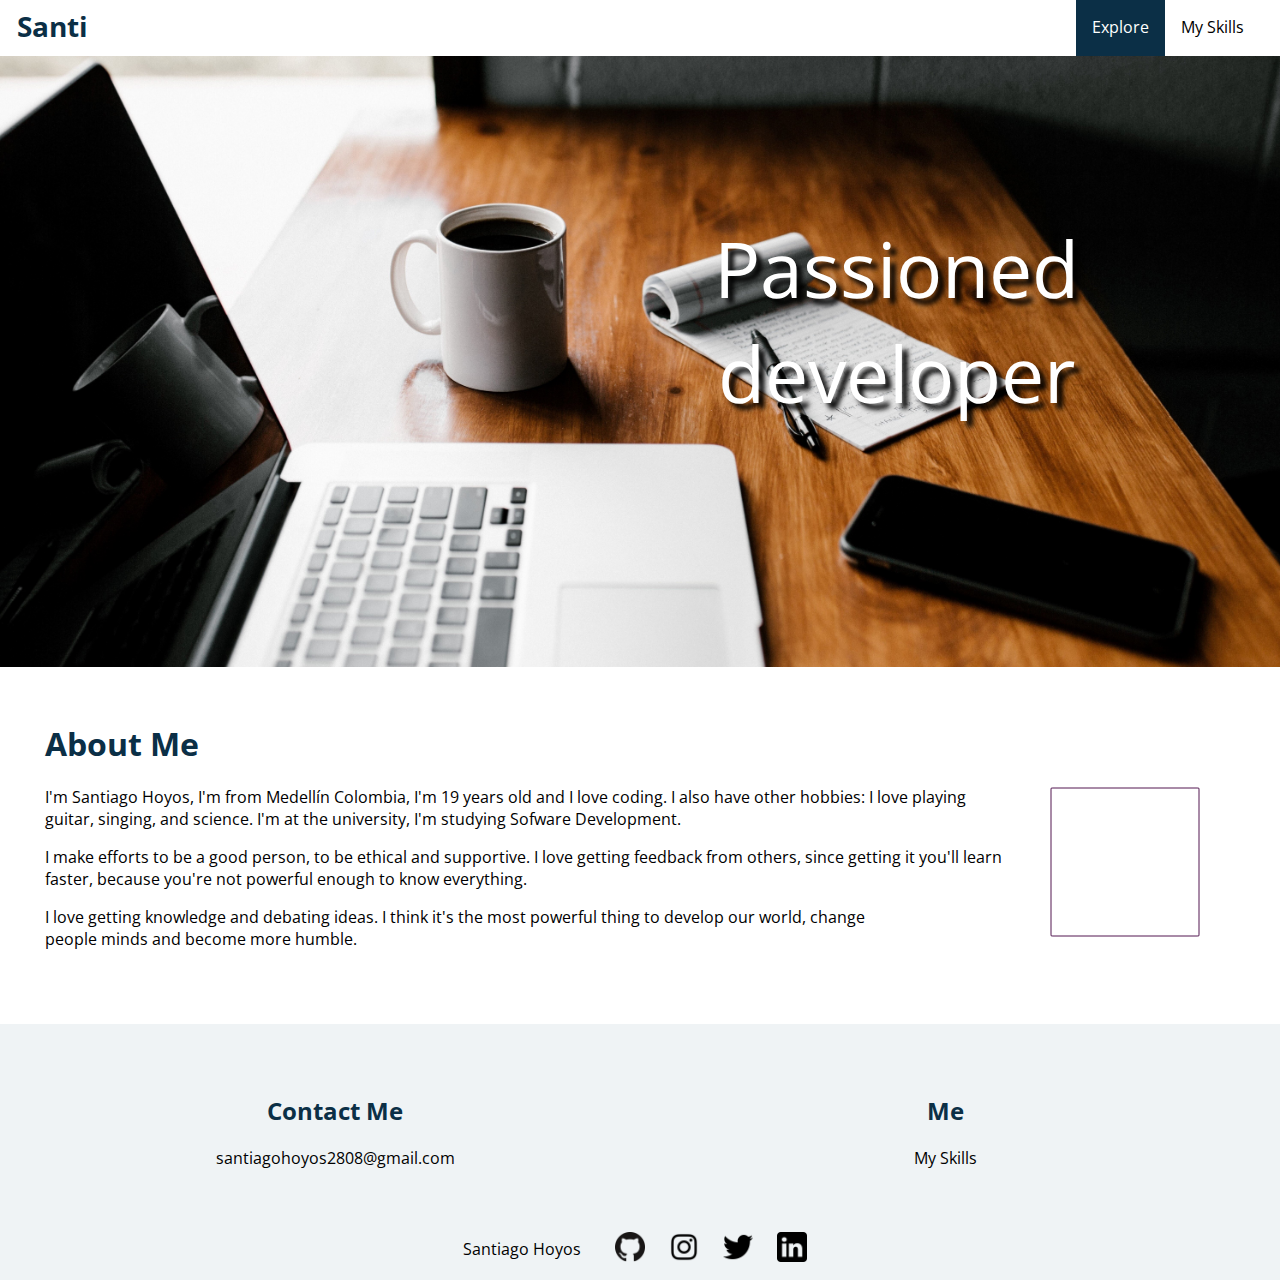
<file: index.html>
<!DOCTYPE html>
<html lang="es">
<head>
    <meta charset="UTF-8"> <!-- Character format -->
    <meta name="description" content="This page will show you cat pictures"> <!-- Description of the page -->
    <meta name="robots" content="index,follow"> <!-- SEO robots can position your page -->
    <meta name="viewport" content="width=device-width, initial-scale=1.0"> <!-- Size of the screen -->
    <meta http-equiv="X-UA-Compatible" content="IE=edge">
    
    <link rel="stylesheet" href="estilos/home/estilos.css">
    <link rel="preconnect" href="https://fonts.gstatic.com">
    <link href="https://fonts.googleapis.com/css2?family=Open+Sans&display=swap" rel="stylesheet">

    <title >Santi</title>
</head>

<body>
    <header>
        <div id="home-header"> 
            <h1 id="name">Santi</h1>
            <span id="itemlist">
                <a class="navitem" style="background-color:#0b2f46; color: white;">Explore</a>
                <a class="navitem" href="myskills/myskills.html">My Skills</a>
            </span>
        </div>
    </header>

    <div class= "landing-container">
        <img src="images/landing1.jpg" alt="landing image" width="100%">
        <div class="centered">Passioned developer</div>
    </div>

    <main>
        <section id="story">
            <h1>About Me</h1>
            <canvas class="eiffel" id="eiffel" width="150px" height="150px"></canvas> <!-- Figure made with canvas, code in ./index.js --> 
            <p>
                
                I'm Santiago Hoyos, I'm from Medellín Colombia, I'm 19 years old and I love
                coding. I also have other hobbies: I love playing guitar, singing, and science.
                I'm at the university, I'm studying Sofware Development. 
            </p>

            <p>
                I make efforts to be a good person, to be ethical and supportive. I love getting feedback from others,
                since getting it you'll learn faster, because you're not powerful enough to know everything. 
            </p> 

            <p>
                I love getting knowledge and debating ideas. I think it's the most powerful thing to develop our world, change<br>
                people minds and become more humble. 
            </p>

        </section>

    </main> <!-- Main End -->

    <footer>
        <div class="columns">
            <span class="column">
                <h2>Contact Me</h2>
                <a href="mailto:santiagohoyos2808@gmail.com">santiagohoyos2808@gmail.com</a>
            </span>
            <span class="column">
                <h2>Me</h2>
                <a href="myskills/myskills.html">My Skills</a>
            </span>
        </div>
        <div id="facebook-link-flexbox">
            <p class="item">Santiago Hoyos</p>
            <div class="item">
                <!-- GitHub -->
                <a href="https://github.com/santihoyos15" target="_blank" ><img class="media-logo" src="images/icons/github.png" alt="GitHub logo"></a>
                <!-- Instagram -->
                <a href="https://www.instagram.com/santihoyos15" target="_blank"><img class="media-logo" src="images/icons/instagram.png" alt="Instagram logo"></a>
                <!-- Twitter -->
                <a href="https://twitter.com/santihoyos15" target="_blank"><img class="media-logo" src="images/icons/twitter.png" alt="Twitter logo"></a>
                <!-- Linked In -->
                <a href="https://www.linkedin.com/in/santihoyos15/" target="_blank"><img class="media-logo" src="images/icons/linkedin.png" alt="LinkedIn logo"></a>
            </div>
        </div>
    </footer>
    <script src="index.js"></script>
</body>
</html>
</file>
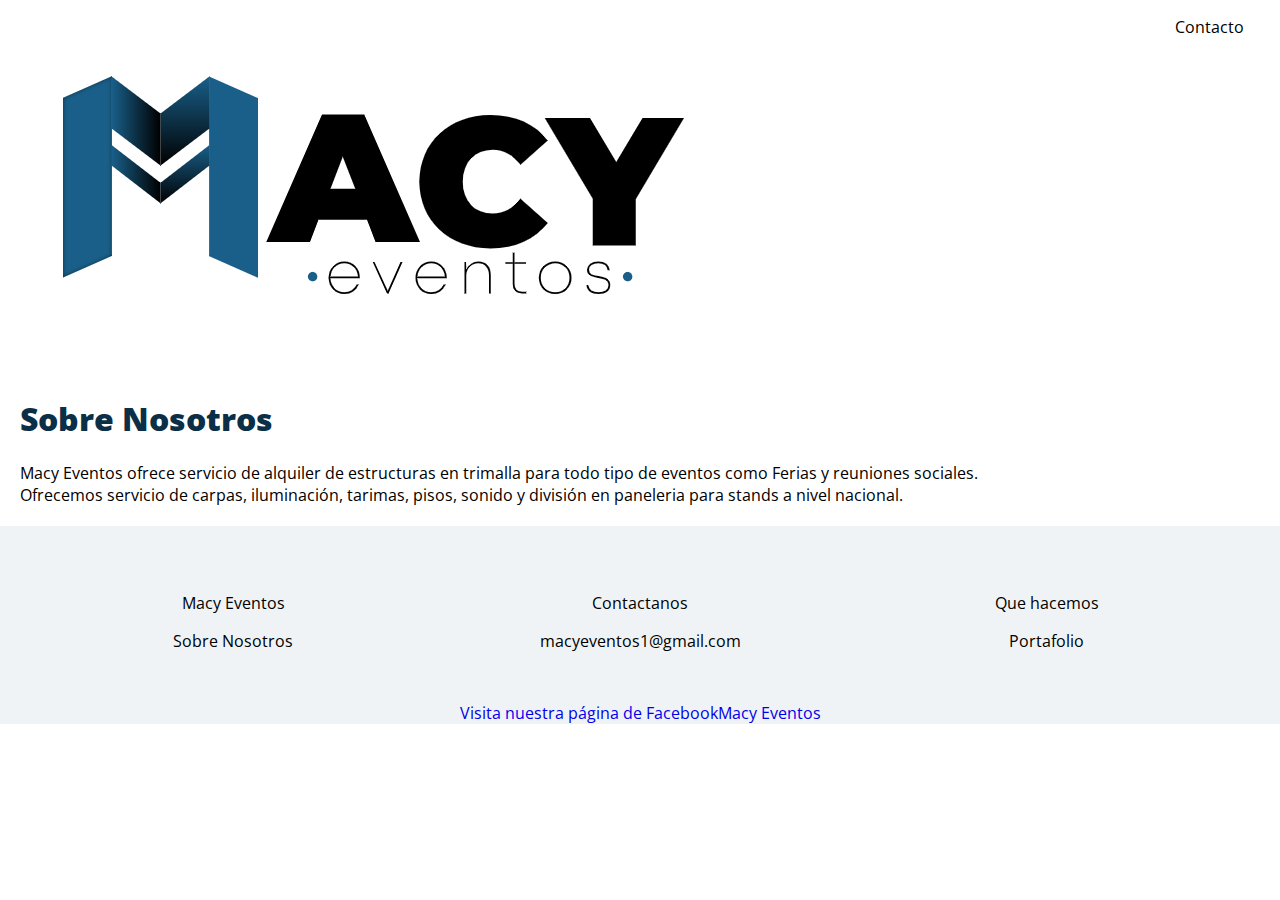
<file: nosotros/index.html>
<!DOCTYPE html>
<html lang="en">
<head>
    <meta name="viewport" content="width=device-width, initial-scale=1.0">
    <meta charset="UTF-8">

    <link rel="stylesheet" href="../estilos/estilos.css">
    <link rel="preconnect" href="https://fonts.gstatic.com">
    <link href="https://fonts.googleapis.com/css2?family=Open+Sans&display=swap" rel="stylesheet">

    <title>Nosotros</title> 
</head>

<body>
    <header>
        <div id="home-header"> 
            <a href="../index.html" id="logo"><img src="../images/logo.png" alt="macylogo" id="macy"></a>
            <span id="itemlist">
                <a class="navitem" href="../contacto/index.html">Contacto</a>
            </span>
        </div>
    </header> <!-- Fin Encabezado-->

    <main>
        <h1><strong>Sobre Nosotros</strong></h1>

        <p>
            Macy Eventos ofrece servicio de alquiler de estructuras
            en trimalla para todo tipo de eventos
            como Ferias y reuniones sociales. <br /> Ofrecemos servicio de carpas, iluminación, tarimas, pisos, 
            sonido y división en paneleria para stands a nivel nacional.
        </p>
    </main> 

    <footer>
        <div class="columns">
            <span class="column">
                <p>Macy Eventos</p>
                <a href="/nosotros/index.html">Sobre Nosotros</a>
            </span>
            <span class="column">
                <p>Contactanos</p>
                <a href="macyeventos1@gmail.com">macyeventos1@gmail.com</a>
            </span>
            <span class="column">
                <p>Que hacemos</p>
                <a href="portafolio/index.html">Portafolio</a>
            </span>
        </div>
        <div id="facebook-link-flexbox">
            <a class="link" href="https://www.facebook.com/macyeventos" title="Ir a la página sobre nosotros">Visita nuestra página de Facebook</a>
            <a class="link" href="nosotros/index.html">Macy Eventos</a>
        </div>
    </footer>
</body>
</html>
</file>
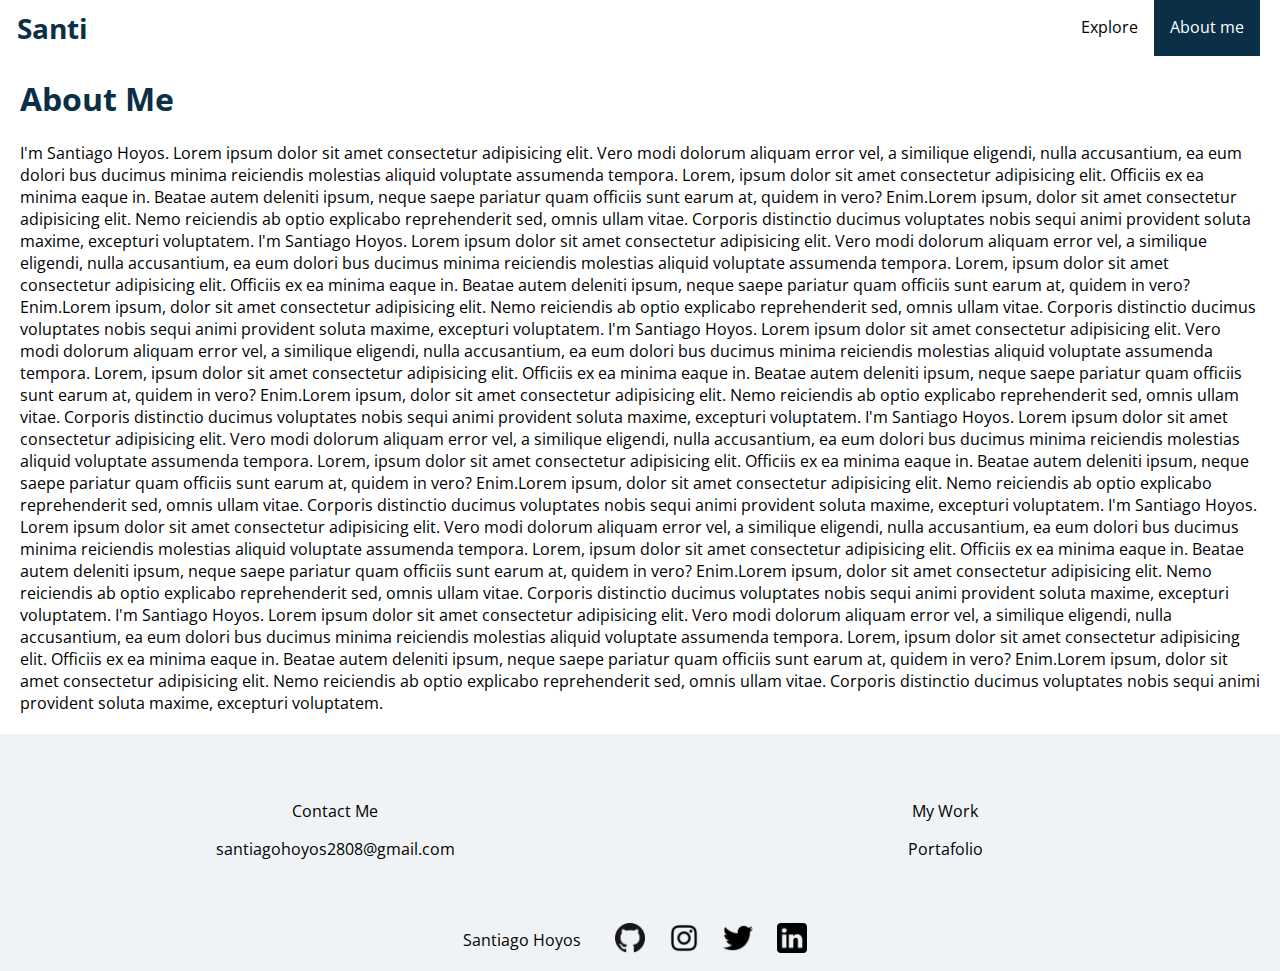
<file: about me/aboutme.html>
<!DOCTYPE html>
<html lang="en">
<head>
    <meta name="viewport" content="width=device-width, user-scalable=no initial-scale=1.0, maximum-scale=1.0, minimum-scale=1.0">
    <meta charset="UTF-8">

    <link rel="stylesheet" href="../estilos/estilos.css">
    <link rel="preconnect" href="https://fonts.gstatic.com">
    <link href="https://fonts.googleapis.com/css2?family=Open+Sans&display=swap" rel="stylesheet">

    <title>About me</title> 
</head>

<body>
    <header>
        <div id="home-header"> 
            <a href="../index.html"><h1 id="name">Santi</h1></a>
            <span id="itemlist">
                <a class="navitem" href="../index.html">Explore</a>
                <a class="navitem" style="background-color:#0b2f46; color: white;">About me</a>
            </span>
        </div>
    </header>

    <main>
        <h1>About Me</h1>

        <section >
            I'm Santiago Hoyos. Lorem ipsum dolor sit amet consectetur adipisicing elit. Vero 
            modi dolorum aliquam error vel, a similique eligendi, nulla accusantium,
            ea eum dolori bus ducimus minima reiciendis molestias aliquid voluptate 
            assumenda tempora. Lorem, 
            ipsum dolor sit amet consectetur adipisicing elit. Officiis ex ea minima eaque in. 
            Beatae autem deleniti ipsum, neque saepe pariatur quam officiis sunt earum at, 
            quidem in vero? Enim.Lorem ipsum, dolor sit amet consectetur adipisicing elit. 
            Nemo reiciendis ab optio explicabo reprehenderit sed, omnis ullam vitae. Corporis
            distinctio ducimus voluptates nobis sequi animi provident soluta maxime, 
            excepturi voluptatem.

            I'm Santiago Hoyos. Lorem ipsum dolor sit amet consectetur adipisicing elit. Vero 
            modi dolorum aliquam error vel, a similique eligendi, nulla accusantium,
            ea eum dolori bus ducimus minima reiciendis molestias aliquid voluptate 
            assumenda tempora. Lorem, 
            ipsum dolor sit amet consectetur adipisicing elit. Officiis ex ea minima eaque in. 
            Beatae autem deleniti ipsum, neque saepe pariatur quam officiis sunt earum at, 
            quidem in vero? Enim.Lorem ipsum, dolor sit amet consectetur adipisicing elit. 
            Nemo reiciendis ab optio explicabo reprehenderit sed, omnis ullam vitae. Corporis
            distinctio ducimus voluptates nobis sequi animi provident soluta maxime, 
            excepturi voluptatem.

            I'm Santiago Hoyos. Lorem ipsum dolor sit amet consectetur adipisicing elit. Vero 
            modi dolorum aliquam error vel, a similique eligendi, nulla accusantium,
            ea eum dolori bus ducimus minima reiciendis molestias aliquid voluptate 
            assumenda tempora. Lorem, 
            ipsum dolor sit amet consectetur adipisicing elit. Officiis ex ea minima eaque in. 
            Beatae autem deleniti ipsum, neque saepe pariatur quam officiis sunt earum at, 
            quidem in vero? Enim.Lorem ipsum, dolor sit amet consectetur adipisicing elit. 
            Nemo reiciendis ab optio explicabo reprehenderit sed, omnis ullam vitae. Corporis
            distinctio ducimus voluptates nobis sequi animi provident soluta maxime, 
            excepturi voluptatem.

            I'm Santiago Hoyos. Lorem ipsum dolor sit amet consectetur adipisicing elit. Vero 
            modi dolorum aliquam error vel, a similique eligendi, nulla accusantium,
            ea eum dolori bus ducimus minima reiciendis molestias aliquid voluptate 
            assumenda tempora. Lorem, 
            ipsum dolor sit amet consectetur adipisicing elit. Officiis ex ea minima eaque in. 
            Beatae autem deleniti ipsum, neque saepe pariatur quam officiis sunt earum at, 
            quidem in vero? Enim.Lorem ipsum, dolor sit amet consectetur adipisicing elit. 
            Nemo reiciendis ab optio explicabo reprehenderit sed, omnis ullam vitae. Corporis
            distinctio ducimus voluptates nobis sequi animi provident soluta maxime, 
            excepturi voluptatem.

            I'm Santiago Hoyos. Lorem ipsum dolor sit amet consectetur adipisicing elit. Vero 
            modi dolorum aliquam error vel, a similique eligendi, nulla accusantium,
            ea eum dolori bus ducimus minima reiciendis molestias aliquid voluptate 
            assumenda tempora. Lorem, 
            ipsum dolor sit amet consectetur adipisicing elit. Officiis ex ea minima eaque in. 
            Beatae autem deleniti ipsum, neque saepe pariatur quam officiis sunt earum at, 
            quidem in vero? Enim.Lorem ipsum, dolor sit amet consectetur adipisicing elit. 
            Nemo reiciendis ab optio explicabo reprehenderit sed, omnis ullam vitae. Corporis
            distinctio ducimus voluptates nobis sequi animi provident soluta maxime, 
            excepturi voluptatem.

            I'm Santiago Hoyos. Lorem ipsum dolor sit amet consectetur adipisicing elit. Vero 
            modi dolorum aliquam error vel, a similique eligendi, nulla accusantium,
            ea eum dolori bus ducimus minima reiciendis molestias aliquid voluptate 
            assumenda tempora. Lorem, 
            ipsum dolor sit amet consectetur adipisicing elit. Officiis ex ea minima eaque in. 
            Beatae autem deleniti ipsum, neque saepe pariatur quam officiis sunt earum at, 
            quidem in vero? Enim.Lorem ipsum, dolor sit amet consectetur adipisicing elit. 
            Nemo reiciendis ab optio explicabo reprehenderit sed, omnis ullam vitae. Corporis
            distinctio ducimus voluptates nobis sequi animi provident soluta maxime, 
            excepturi voluptatem.

        </section>
    </main> 

    <footer>
        <div class="columns">

            <span class="column">
                <p>Contact Me</p>
                <a href="mailto:santiagohoyos2808@gmail.com">santiagohoyos2808@gmail.com</a>
            </span>
            <span class="column">
                <p>My Work</p>
                <a href="portafolio/index.html">Portafolio</a>
            </span>
        </div>
        <div id="facebook-link-flexbox">
            <p class="item">Santiago Hoyos</p>
            <div class="item">
                <a href="https://github.com/santihoyos15" target="_blank" ><img class="media-logo" src="../images/github.png" alt="GitHub logo"></a>
                <a href="https://www.instagram.com/santihoyos15" target="_blank"><img class="media-logo" src="../images/instagram.png" alt="Instagram logo"></a>
                <a href="https://twitter.com/santihoyos15" target="_blank"><img class="media-logo" src="../images/twitter.png" alt="Twitter logo"></a>
                <a href="https://www.linkedin.com/in/santihoyos15/" target="_blank"><img class="media-logo" src="../images/linkedin.png" alt="LinkedIn logo"></a>
            </div>
        </div>
    </footer>
</body>
</html>
</file>
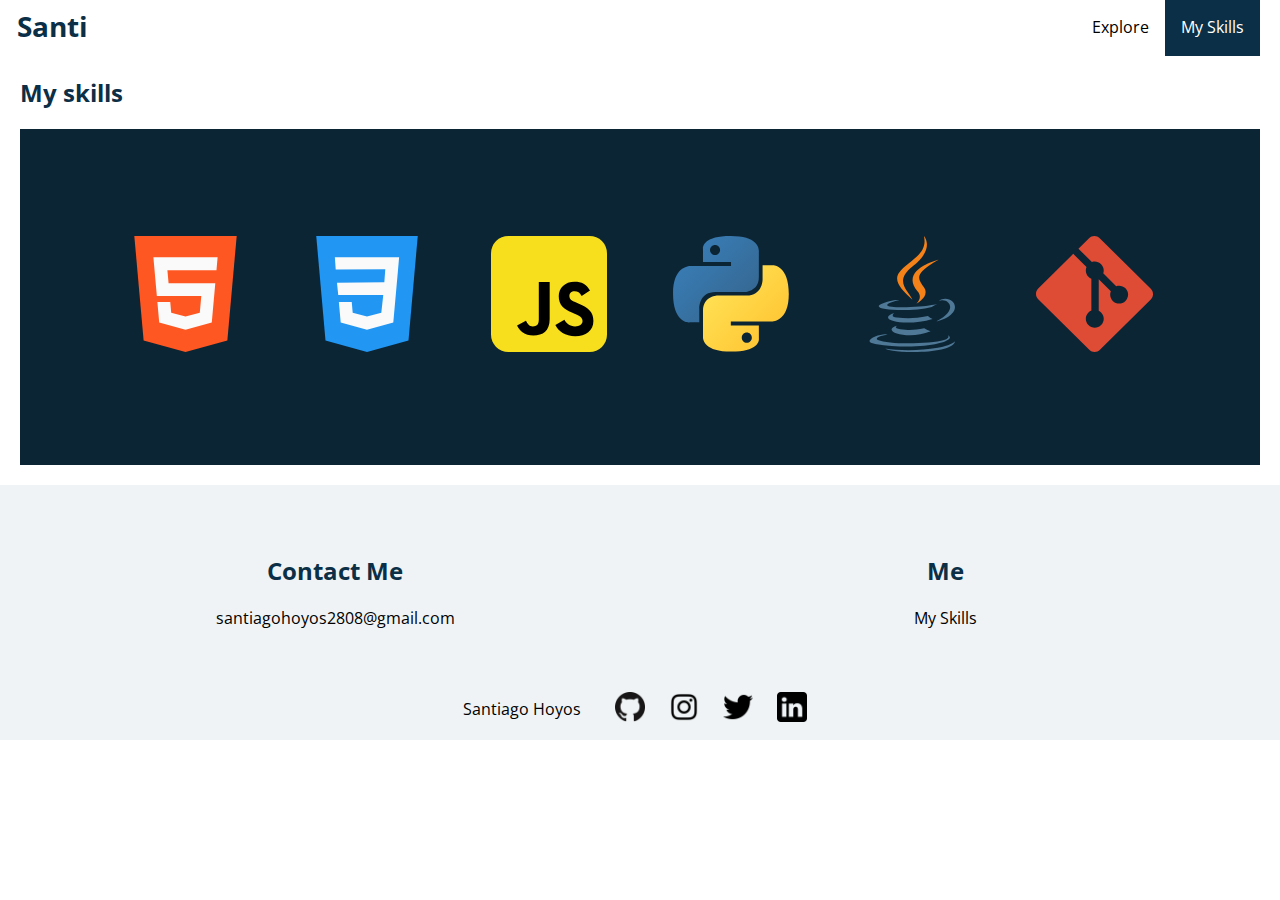
<file: myskills/myskills.html>
<!DOCTYPE html>
<html lang="en">
<head>
    <meta name="viewport" content="width=device-width, user-scalable=no initial-scale=1.0, maximum-scale=1.0, minimum-scale=1.0">
    <meta charset="UTF-8">

    <link rel="stylesheet" href="../estilos/home/estilos.css">
    <link rel="preconnect" href="https://fonts.gstatic.com">
    <link href="https://fonts.googleapis.com/css2?family=Open+Sans&display=swap" rel="stylesheet">

    <title>About me</title> 
</head>

<body>
    <header>
        <div id="home-header"> 
            <a href="../index.html"><h1 id="name">Santi</h1></a>
            <span id="itemlist">
                <a class="navitem" href="../index.html">Explore</a>
                <a class="navitem" style="background-color:#0b2f46; color: white;">My Skills</a>
            </span>
        </div>
    </header>

    <main>
        <h2>My skills</h2>
    
        <ul id="skills-list">
            <li class="skill"><img src="../images/icons/html5.svg" alt="HTML"></li>
            <li class="skill"><img src="../images/icons/css.svg" alt="CSS"></li>
            <li class="skill"><img src="../images/icons/Js.svg" alt="JavaScript"></li>
            <li class="skill"><img src="../images/icons/python.svg" alt="Python"></li>
            <li class="skill"><img src="../images/icons/java.svg" alt="Java"></li>
            <li class="skill"><img src="../images/icons/git.svg" alt="Git"></li>
        </ul>  

    </main> 

    <footer>
        <div class="columns">

            <span class="column">
                <h2>Contact Me</h2>
                <a href="mailto:santiagohoyos2808@gmail.com">santiagohoyos2808@gmail.com</a>
            </span>
            <span class="column">
                <h2>Me</h2>
                <a href="#my-skills">My Skills</a>
            </span>
        </div>
        <div id="facebook-link-flexbox">
            <p class="item">Santiago Hoyos</p>
            <div class="item">
                <a href="https://github.com/santihoyos15" target="_blank" ><img class="media-logo" src="../images/icons/github.png" alt="GitHub logo"></a>
                <a href="https://www.instagram.com/santihoyos15" target="_blank"><img class="media-logo" src="../images/icons/instagram.png" alt="Instagram logo"></a>
                <a href="https://twitter.com/santihoyos15" target="_blank"><img class="media-logo" src="../images/icons/twitter.png" alt="Twitter logo"></a>
                <a href="https://www.linkedin.com/in/santihoyos15/" target="_blank"><img class="media-logo" src="../images/icons/linkedin.png" alt="LinkedIn logo"></a>
            </div>
        </div>
    </footer>

</body>
</html>
</file>
<file: estilos/home/estilos.css>
body{
    margin: 0;
    font-family: "Open Sans";
}

h1 {color: #0b2f46;}
h2{color: #0b2f46;}

main{
    margin: 20px;
}

footer {
    background-color:  #eff3f5 ;
}

/* Classes */

.landing-container{
    position: relative;
    text-align: center;
    color: white;
    user-select: none;
}

.centered{
    position: absolute;
    top: 43%;
    left: 70%;
    transform: translate(-50%, -50%);
    font-size: 6vw;
    text-shadow: 6px 6px 5px black;
    line-height:normal ;
    user-select: none;
}

.columns {
    background-color:#eff3f5; /* Primary Blue color #185A82 */
    padding: 30px;
    display: flex;
    flex-direction:row;
    justify-content:space-around;
}

.columns .column {
    padding: 20px;
    width: 50%;
    text-align: center;
}

.columns p{
    color: black;
    user-select: none;
}

.columns a{
    color: black;
}

.column a:hover{
    color: #0c2535;

}

.item{
    color: black;
    padding: 3px 12px 3px 12px;
    user-select: none;
}

.media-logo{
    height: 30px;
    width: auto;
    padding: 10px;
}

.eiffel{
    position: relative;
    bottom: 35px;
    float: right;
    border-radius: 3px;
    margin: 3%;

}
/* Classes End */


/* Id's */
    /* General Selectors */
    #name{
        position: relative;
        bottom: 1.8px;
        margin: 0;
        padding: 9px 9px 9px 17px;
        font-size:28px;
        user-select: none;
    }

    #name, a{
        text-decoration: none;
    }

    #home-header {
        background-color: white;
        overflow: hidden;
        display: flex;
        justify-content: space-between;
    }

    #home-header span{
        float: left;
        padding-right: 20px;
    }

    #home-header .navitem{
        float: left;
        text-align: center;
        padding: 16px 16px;
        text-decoration: none;
        color: black;
        font-size: medium;
    }


    #itemlist {
        display: flex;
        flex-direction: row;
        justify-content: flex-end;
        width: 100%;
    }

    #itemlist a:hover{
        background-color: #0b2f46;
        color: white;
    }
    

    #home-pic {
        width: 100%;
    }

    #skills-list{
        display: flex;
        justify-content: center;
        padding: 6%;
        background-color: #0c2535;
    }

    .skill{
        width: 20%;
        height: 20%;
        padding: 3%;
        list-style-type: none;
    }

    #facebook-link-flexbox{
        display: flex;
        flex-direction: row;
        justify-content: center;
        vertical-align: middle;
        /* padding: 7px; */
    }

    #story{
        margin: 2%;
        margin-top: 4%;
        margin-bottom: 6%;
    }

/* Id's End */
</file>
<file: estilos/estilos.css>
body{
    margin: 0%;
    font-family: "Open Sans";

}

h1 {
    color: #0b2f46;
}

main{
    margin: 20px;
}

footer {
    background-color:  #eff3f5 ;
}

/* Classes */

.landing-container{
    position: relative;
    text-align: center;
    color: white;
    user-select: none;
}

.centered{
    position: absolute;
    top: 43%;
    left: 70%;
    transform: translate(-50%, -50%);
    font-size: 6vw;
    text-shadow: 6px 6px 5px black;
    line-height:normal ;
    user-select: none;
}

.columns {
    background-color:#eff3f5; /* Primary Blue color #185A82 */
    padding: 30px;
    display: flex;
    flex-direction: row;
    justify-content: space-around;
}

.columns .column {
    padding: 20px;
    width: 50%;
    text-align: center;
}

.columns p{
    color: black;
    user-select: none;
}

.columns a{
    color: black;
}

.column a:hover{
    color: #0c2535;

}


.item{
    color: black;
    padding: 3px 12px 3px 12px;
    user-select: none;
}



.media-logo{
    height: 30px;
    width: auto;
    padding: 10px;
}

/* Classes End */


/* Id's */
    /* General Selectors */
    #name{
        margin: 0;
        padding: 9px 9px 9px 17px;
        font-size:28px;
        user-select: none;
    }

    #name, a{
        text-decoration: none;
    }

    #home-header {
        background-color: white;
        overflow: hidden;
        display: flex;
        justify-content: space-between;
    }

    #home-header span{
        float: left;
        padding-right: 20px;
    }

    #home-header .navitem{
        float: left;
        text-align: center;
        padding: 16px 16px;
        text-decoration: none;
        color: black;
        font-size: medium;
    }

    .my-skills-container{
        display: flex;
        justify-content:space-between;
        height: 300px;
    }

    #itemlist {
        display: flex;
        flex-direction: row;
        justify-content: flex-end;
        width: 100%;
    }

    #itemlist a:hover{
        background-color: #0b2f46;
        color: white;
    }
    

    #home-pic {
        width: 100%;
    }

    #facebook-link-flexbox{
        display: flex;
        flex-direction: row;
        justify-content: center;
        vertical-align: middle;
        /* padding: 7px; */
    }

/* Id's End */
</file>
